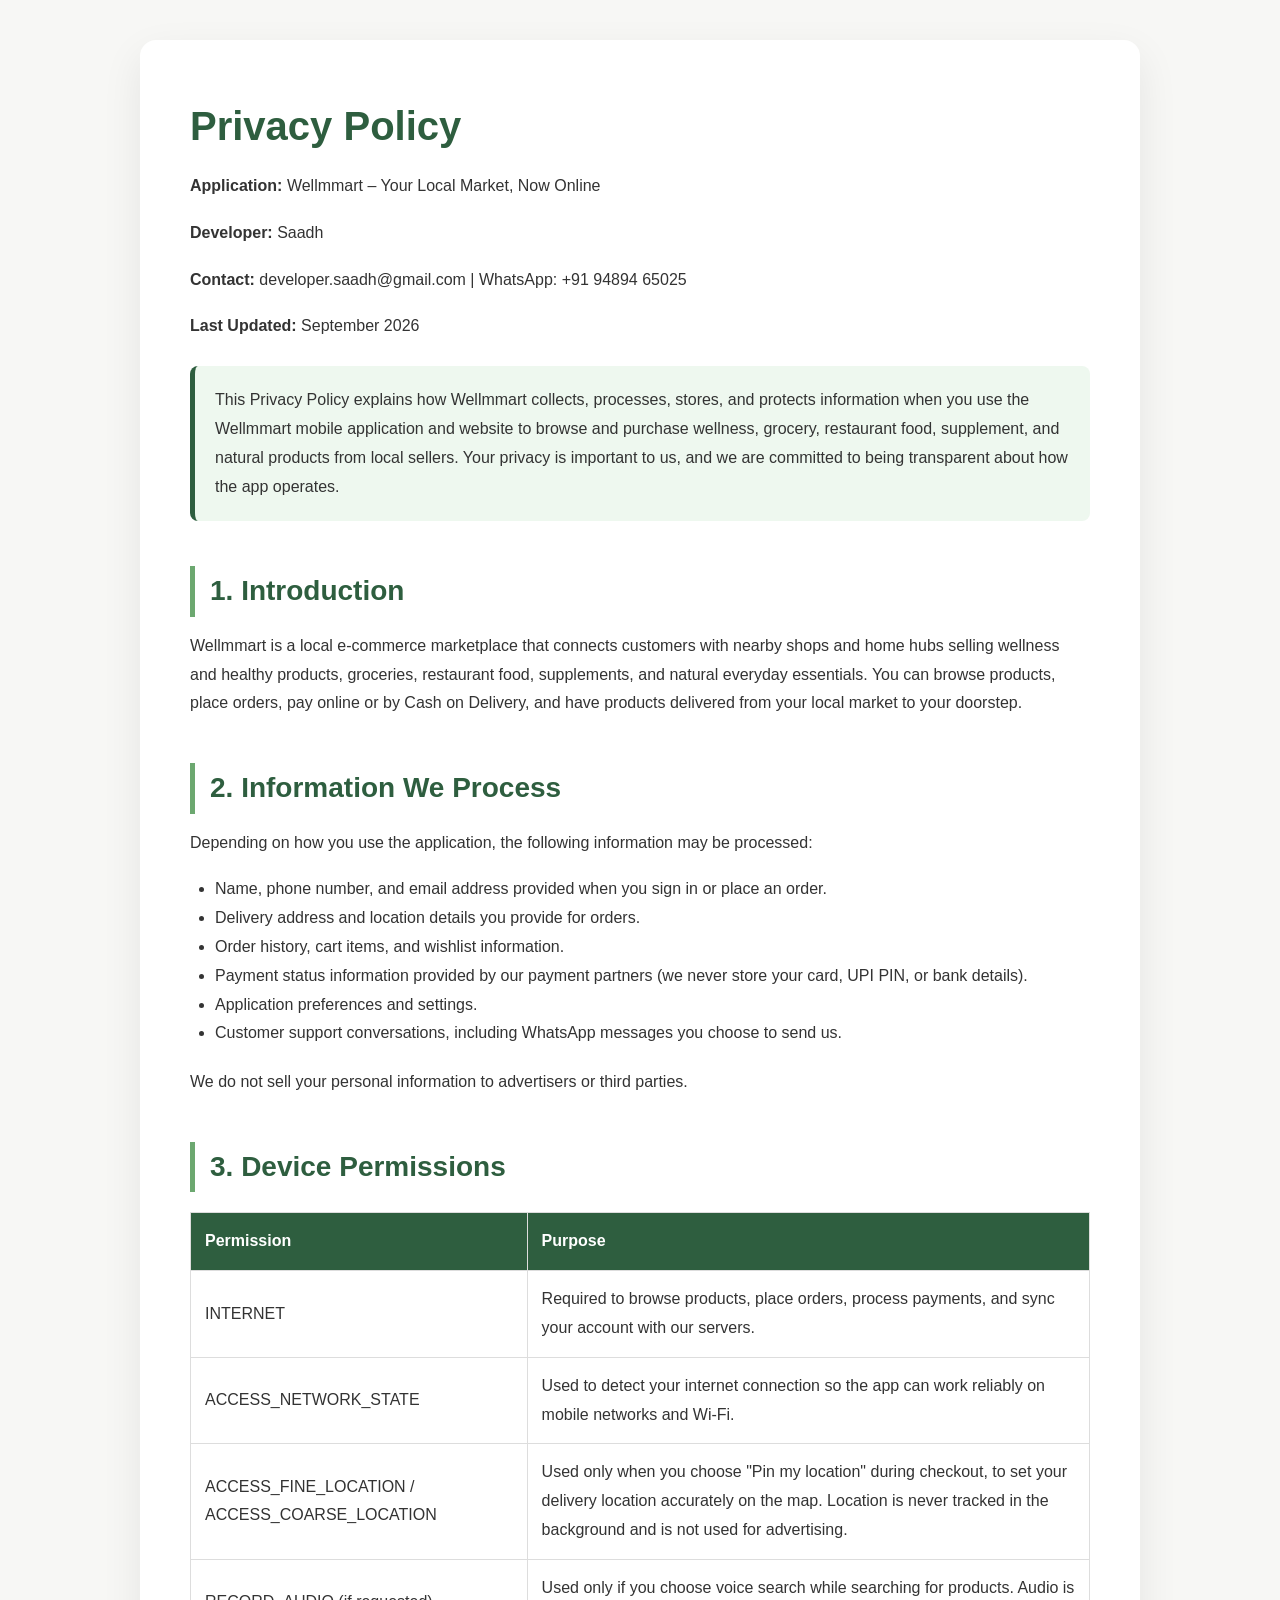
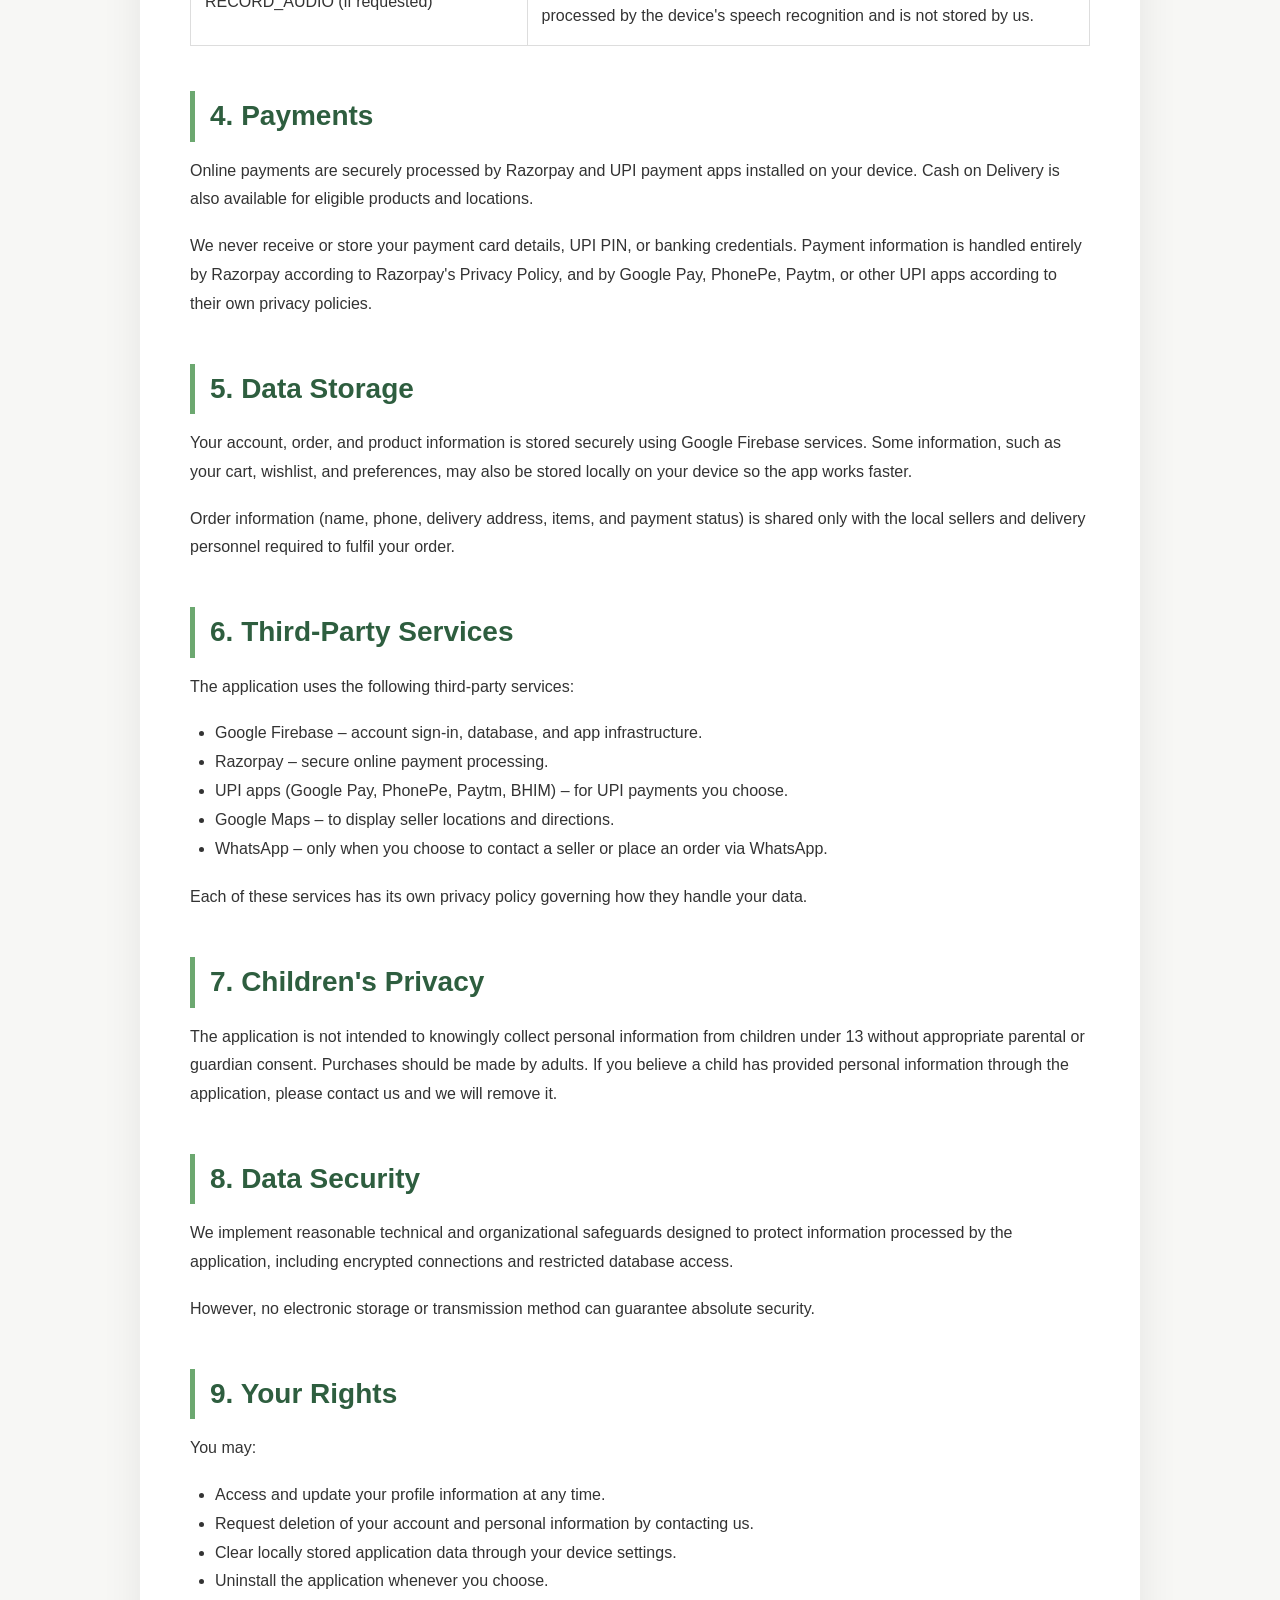
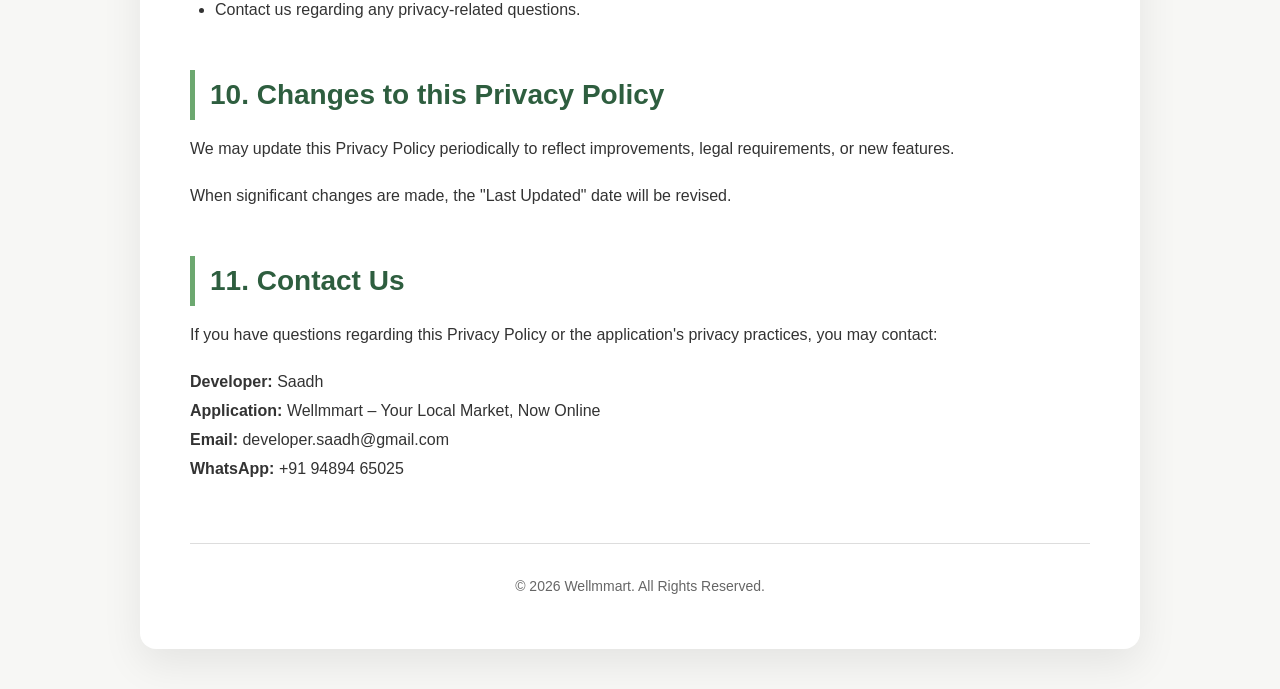
<file: privacy.html>
<!DOCTYPE html>
<html lang="en">
<head>
<meta charset="UTF-8">
<meta name="viewport" content="width=device-width, initial-scale=1.0">
<title>Privacy Policy | Wellmmart</title>

<style>
*{
margin:0;
padding:0;
box-sizing:border-box;
}

body{
font-family:Arial,Helvetica,sans-serif;
background:#f7f7f5;
color:#333;
line-height:1.8;
}

.container{
max-width:1000px;
margin:40px auto;
background:#fff;
padding:50px;
border-radius:16px;
box-shadow:0 15px 40px rgba(0,0,0,.08);
}

h1{
font-size:40px;
margin-bottom:10px;
color:#2E5E3F;
}

h2{
margin-top:45px;
margin-bottom:15px;
color:#2E5E3F;
font-size:28px;
border-left:5px solid #6CA870;
padding-left:15px;
}

h3{
margin-top:25px;
margin-bottom:10px;
color:#444;
}

p{
margin-bottom:18px;
}

ul{
margin-left:25px;
margin-bottom:20px;
}

table{
width:100%;
border-collapse:collapse;
margin-top:20px;
margin-bottom:30px;
}

table th,
table td{
border:1px solid #ddd;
padding:14px;
text-align:left;
}

table th{
background:#2E5E3F;
color:#fff;
}

.footer{
margin-top:60px;
padding-top:30px;
border-top:1px solid #ddd;
text-align:center;
color:#666;
font-size:14px;
}

.notice{
background:#eef8ef;
padding:20px;
border-left:5px solid #2E5E3F;
border-radius:8px;
margin:25px 0;
}

@media (max-width:600px){
.container{
margin:10px;
padding:24px;
}
h1{font-size:30px;}
h2{font-size:22px;}
}
</style>

</head>

<body>

<div class="container">

<h1>Privacy Policy</h1>

<p><strong>Application:</strong> Wellmmart – Your Local Market, Now Online</p>
<p><strong>Developer:</strong> Saadh</p>
<p><strong>Contact:</strong> developer.saadh@gmail.com | WhatsApp: +91 94894 65025</p>
<p><strong>Last Updated:</strong> September 2026</p>

<div class="notice">
This Privacy Policy explains how Wellmmart collects, processes, stores, and protects information when you use the Wellmmart mobile application and website to browse and purchase wellness, grocery, restaurant food, supplement, and natural products from local sellers. Your privacy is important to us, and we are committed to being transparent about how the app operates.
</div>

<h2>1. Introduction</h2>

<p>
Wellmmart is a local e-commerce marketplace that connects customers with nearby shops and home hubs selling wellness and healthy products, groceries, restaurant food, supplements, and natural everyday essentials. You can browse products, place orders, pay online or by Cash on Delivery, and have products delivered from your local market to your doorstep.
</p>

<h2>2. Information We Process</h2>

<p>Depending on how you use the application, the following information may be processed:</p>

<ul>
<li>Name, phone number, and email address provided when you sign in or place an order.</li>
<li>Delivery address and location details you provide for orders.</li>
<li>Order history, cart items, and wishlist information.</li>
<li>Payment status information provided by our payment partners (we never store your card, UPI PIN, or bank details).</li>
<li>Application preferences and settings.</li>
<li>Customer support conversations, including WhatsApp messages you choose to send us.</li>
</ul>

<p>
We do not sell your personal information to advertisers or third parties.
</p>

<h2>3. Device Permissions</h2>

<table>

<tr>
<th>Permission</th>
<th>Purpose</th>
</tr>

<tr>
<td>INTERNET</td>
<td>
Required to browse products, place orders, process payments, and sync your account with our servers.
</td>
</tr>

<tr>
<td>ACCESS_NETWORK_STATE</td>
<td>
Used to detect your internet connection so the app can work reliably on mobile networks and Wi-Fi.
</td>
</tr>

<tr>
<td>ACCESS_FINE_LOCATION / ACCESS_COARSE_LOCATION</td>
<td>
Used only when you choose "Pin my location" during checkout, to set your delivery location accurately on the map. Location is never tracked in the background and is not used for advertising.
</td>
</tr>

<tr>
<td>RECORD_AUDIO (if requested)</td>
<td>
Used only if you choose voice search while searching for products. Audio is processed by the device's speech recognition and is not stored by us.
</td>
</tr>

</table>

<h2>4. Payments</h2>

<p>
Online payments are securely processed by Razorpay and UPI payment apps installed on your device. Cash on Delivery is also available for eligible products and locations.
</p>

<p>
We never receive or store your payment card details, UPI PIN, or banking credentials. Payment information is handled entirely by Razorpay according to Razorpay's Privacy Policy, and by Google Pay, PhonePe, Paytm, or other UPI apps according to their own privacy policies.
</p>

<h2>5. Data Storage</h2>

<p>
Your account, order, and product information is stored securely using Google Firebase services. Some information, such as your cart, wishlist, and preferences, may also be stored locally on your device so the app works faster.
</p>

<p>
Order information (name, phone, delivery address, items, and payment status) is shared only with the local sellers and delivery personnel required to fulfil your order.
</p>

<h2>6. Third-Party Services</h2>

<p>
The application uses the following third-party services:
</p>

<ul>
<li>Google Firebase – account sign-in, database, and app infrastructure.</li>
<li>Razorpay – secure online payment processing.</li>
<li>UPI apps (Google Pay, PhonePe, Paytm, BHIM) – for UPI payments you choose.</li>
<li>Google Maps – to display seller locations and directions.</li>
<li>WhatsApp – only when you choose to contact a seller or place an order via WhatsApp.</li>
</ul>

<p>
Each of these services has its own privacy policy governing how they handle your data.
</p>

<h2>7. Children's Privacy</h2>

<p>
The application is not intended to knowingly collect personal information from children under 13 without appropriate parental or guardian consent. Purchases should be made by adults. If you believe a child has provided personal information through the application, please contact us and we will remove it.
</p>

<h2>8. Data Security</h2>

<p>
We implement reasonable technical and organizational safeguards designed to protect information processed by the application, including encrypted connections and restricted database access.
</p>

<p>
However, no electronic storage or transmission method can guarantee absolute security.
</p>

<h2>9. Your Rights</h2>

<p>You may:</p>

<ul>
<li>Access and update your profile information at any time.</li>
<li>Request deletion of your account and personal information by contacting us.</li>
<li>Clear locally stored application data through your device settings.</li>
<li>Uninstall the application whenever you choose.</li>
<li>Contact us regarding any privacy-related questions.</li>
</ul>

<h2>10. Changes to this Privacy Policy</h2>

<p>
We may update this Privacy Policy periodically to reflect improvements, legal requirements, or new features.
</p>

<p>
When significant changes are made, the "Last Updated" date will be revised.
</p>

<h2>11. Contact Us</h2>

<p>
If you have questions regarding this Privacy Policy or the application's privacy practices, you may contact:
</p>

<p>
<strong>Developer:</strong> Saadh
<br>
<strong>Application:</strong> Wellmmart – Your Local Market, Now Online
<br>
<strong>Email:</strong> developer.saadh@gmail.com
<br>
<strong>WhatsApp:</strong> +91 94894 65025
</p>

<div class="footer">

© 2026 Wellmmart. All Rights Reserved.

</div>

</div>

</body>
</html>
</file>
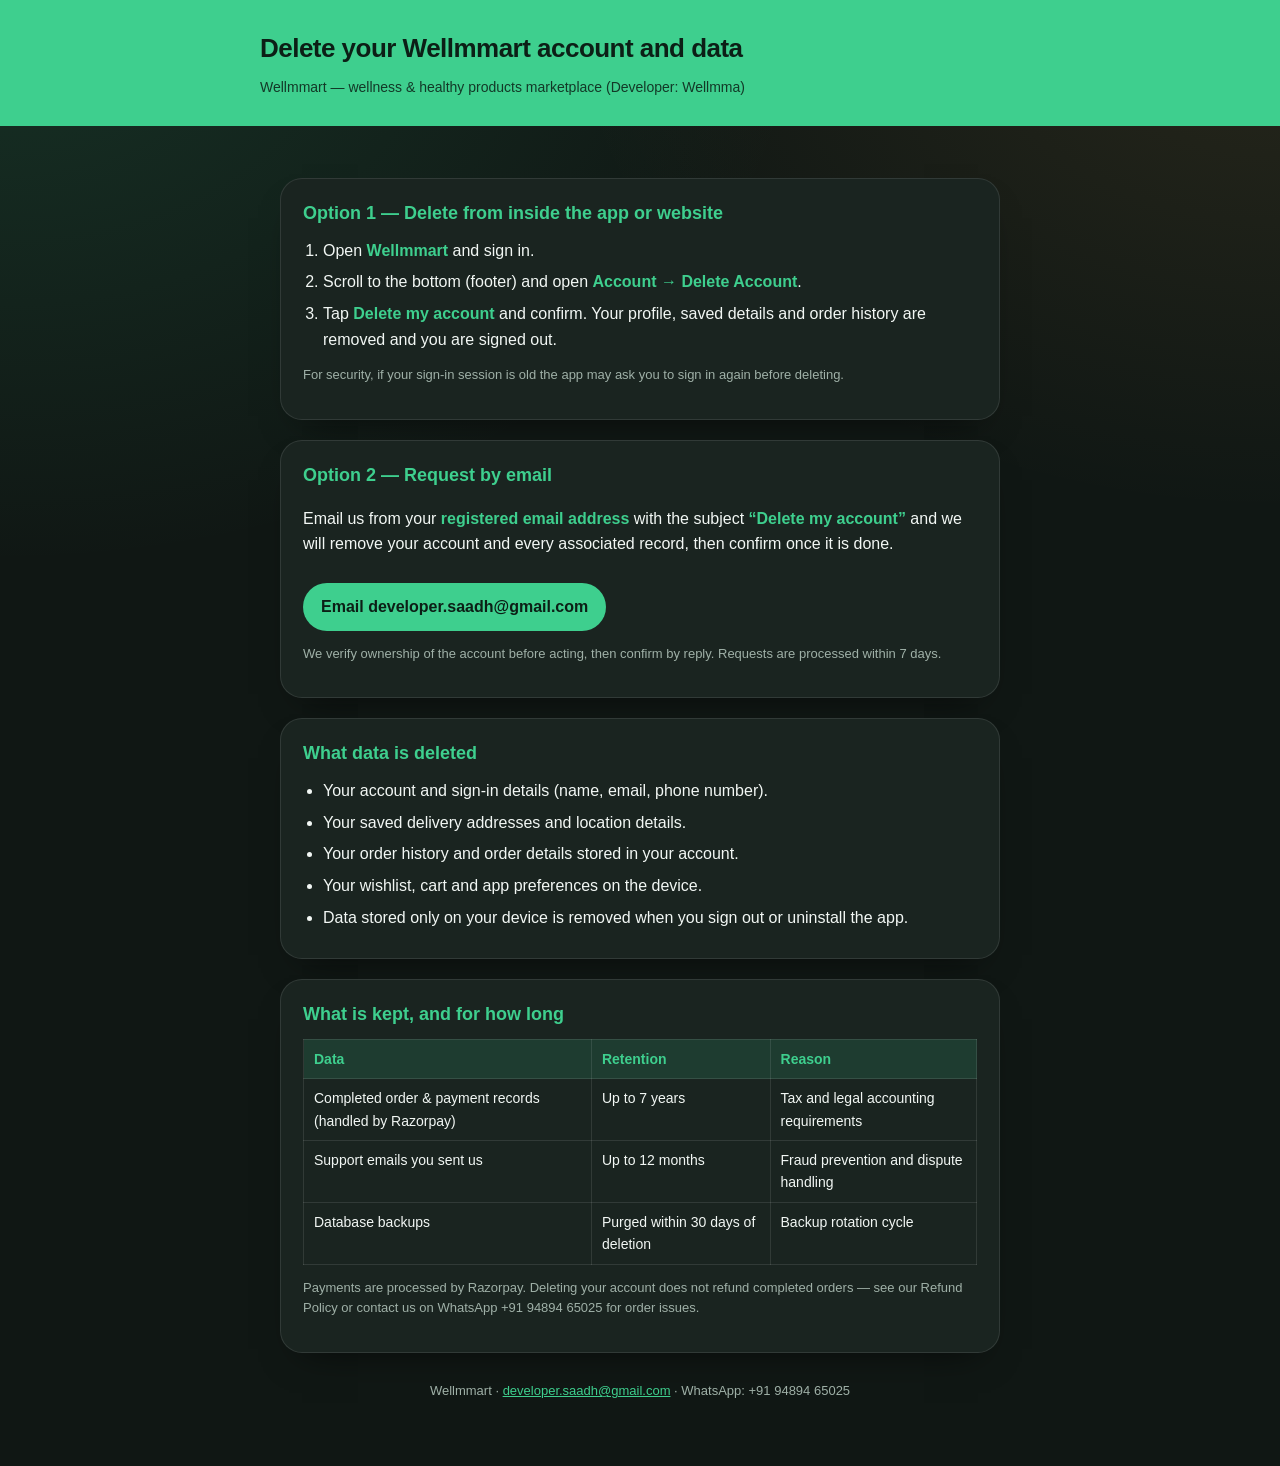
<file: wellmmart_delete_account.html>
<!doctype html>
<html lang="en">
<head>
<meta charset="utf-8" />
<meta name="viewport" content="width=device-width, initial-scale=1" />
<title>Delete Your Wellmmart Account &amp; Data | Wellmmart</title>
<meta name="description" content="How to delete your Wellmmart account and associated data, what is deleted, what is kept, and retention periods." />
<style>
  :root{
    --bg:#101714;
    --card:#1a2420;
    --ink:#f2f7f4;
    --muted:#9fb0a7;
    --line:rgba(255,255,255,.10);
    --brand:#3ecf8e;
    --brand-ink:#0c1f16;
  }
  *{box-sizing:border-box;}
  body{
    margin:0;
    background:
      radial-gradient(90% 55% at 0% 0%, rgba(62,207,142,.14), transparent 70%),
      radial-gradient(80% 50% at 100% 0%, rgba(240,178,90,.10), transparent 70%),
      var(--bg);
    background-repeat:no-repeat;
    color:var(--ink);
    font-family:-apple-system,BlinkMacSystemFont,"Segoe UI",Roboto,Arial,sans-serif;
    line-height:1.6;
  }
  .wrap{max-width:760px;margin:0 auto;padding:32px 20px 64px;}
  header{background:var(--brand);color:var(--brand-ink);padding:28px 20px;}
  header .wrap{padding:0;}
  header h1{margin:0;font-size:26px;letter-spacing:-.02em;}
  header p{margin:6px 0 0;opacity:.85;font-size:14px;}
  .card{background:var(--card);border:1px solid var(--line);border-radius:22px;padding:20px 22px;margin-top:20px;box-shadow:0 18px 36px -22px rgba(0,0,0,.7);}
  h2{font-size:18px;margin:0 0 10px;color:var(--brand);}
  ol,ul{padding-left:20px;margin:8px 0;}
  li{margin:6px 0;}
  a{color:var(--brand);}
  strong{color:var(--brand);}
  table{width:100%;border-collapse:collapse;margin-top:8px;font-size:14px;}
  th,td{border:1px solid var(--line);padding:8px 10px;text-align:left;vertical-align:top;}
  th{background:rgba(62,207,142,.14);color:var(--brand);}
  .mail{display:inline-block;margin-top:10px;background:var(--brand);color:var(--brand-ink);padding:11px 18px;border-radius:999px;text-decoration:none;font-weight:700;}
  .note{font-size:13px;color:var(--muted);}
  footer{text-align:center;color:var(--muted);font-size:13px;margin-top:28px;}
</style>
</head>
<body>
<header>
  <div class="wrap">
    <h1>Delete your Wellmmart account and data</h1>
    <p>Wellmmart — wellness &amp; healthy products marketplace (Developer: Wellmma)</p>
  </div>
</header>

<div class="wrap">
  <div class="card">
    <h2>Option 1 — Delete from inside the app or website</h2>
    <ol>
      <li>Open <strong>Wellmmart</strong> and sign in.</li>
      <li>Scroll to the bottom (footer) and open <strong>Account → Delete Account</strong>.</li>
      <li>Tap <strong>Delete my account</strong> and confirm. Your profile, saved details and order history are removed and you are signed out.</li>
    </ol>
    <p class="note">For security, if your sign-in session is old the app may ask you to sign in again before deleting.</p>
  </div>

  <div class="card">
    <h2>Option 2 — Request by email</h2>
    <p>Email us from your <strong>registered email address</strong> with the subject <strong>“Delete my account”</strong> and we will remove your account and every associated record, then confirm once it is done.</p>
    <a class="mail" href="mailto:developer.saadh@gmail.com?subject=Delete%20my%20Wellmmart%20account">Email developer.saadh@gmail.com</a>
    <p class="note">We verify ownership of the account before acting, then confirm by reply. Requests are processed within 7 days.</p>
  </div>

  <div class="card">
    <h2>What data is deleted</h2>
    <ul>
      <li>Your account and sign-in details (name, email, phone number).</li>
      <li>Your saved delivery addresses and location details.</li>
      <li>Your order history and order details stored in your account.</li>
      <li>Your wishlist, cart and app preferences on the device.</li>
      <li>Data stored only on your device is removed when you sign out or uninstall the app.</li>
    </ul>
  </div>

  <div class="card">
    <h2>What is kept, and for how long</h2>
    <table>
      <tr><th>Data</th><th>Retention</th><th>Reason</th></tr>
      <tr><td>Completed order &amp; payment records (handled by Razorpay)</td><td>Up to 7 years</td><td>Tax and legal accounting requirements</td></tr>
      <tr><td>Support emails you sent us</td><td>Up to 12 months</td><td>Fraud prevention and dispute handling</td></tr>
      <tr><td>Database backups</td><td>Purged within 30 days of deletion</td><td>Backup rotation cycle</td></tr>
    </table>
    <p class="note">Payments are processed by Razorpay. Deleting your account does not refund completed orders — see our Refund Policy or contact us on WhatsApp +91 94894 65025 for order issues.</p>
  </div>

  <footer>Wellmmart · <a href="mailto:developer.saadh@gmail.com">developer.saadh@gmail.com</a> · WhatsApp: +91 94894 65025</footer>
</div>
</body>
</html>
</file>
